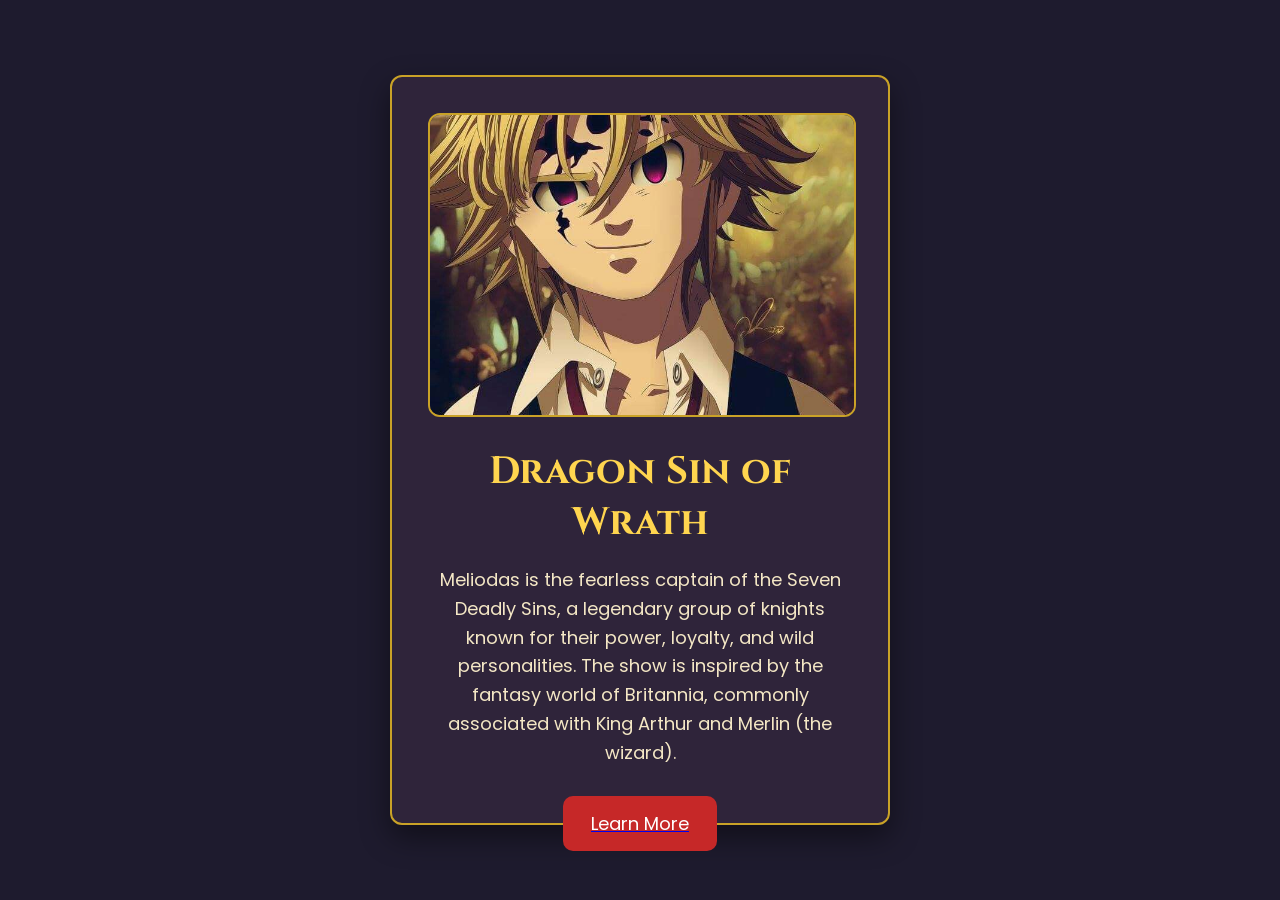
<file: 7ds/index.html>
<!DOCTYPE html>
<html lang="en">
<head>
    <meta charset="UTF-8">
    <meta name="viewport" content="width=device-width, initial-scale=1.0">
    <title>Seven Deadly Sins Card</title>
    <link rel="stylesheet" href="styles.css">

    <!-- Custom font -->
    <link rel="preconnect" href="https://fonts.googleapis.com">
    <link rel="preconnect" href="https://fonts.gstatic.com" crossorigin>
    <link href="https://fonts.googleapis.com/css2?family=Cinzel:wght@400;600;700&family=Poppins:wght@300;400;500;600&display=swap" rel="stylesheet">
</head>
<body>
    <div class="card">
        <img src="./assets/meliodas.jpg" alt="The Seven Deadly Sins anime characters">

        <h1>Dragon Sin of Wrath</h1>

        <p>
            Meliodas is the fearless captain of the Seven Deadly Sins, a legendary group of knights known for their power, loyalty, and wild personalities. 
            The show is inspired by the fantasy world of Britannia, commonly associated with King Arthur and Merlin (the wizard).
        </p>

        <a href="https://en.wikipedia.org/wiki/The_Seven_Deadly_Sins_(manga)" target="_blank">
            <button>Learn More</button>
        </a>
    </div>
</body>
</html>
</file>
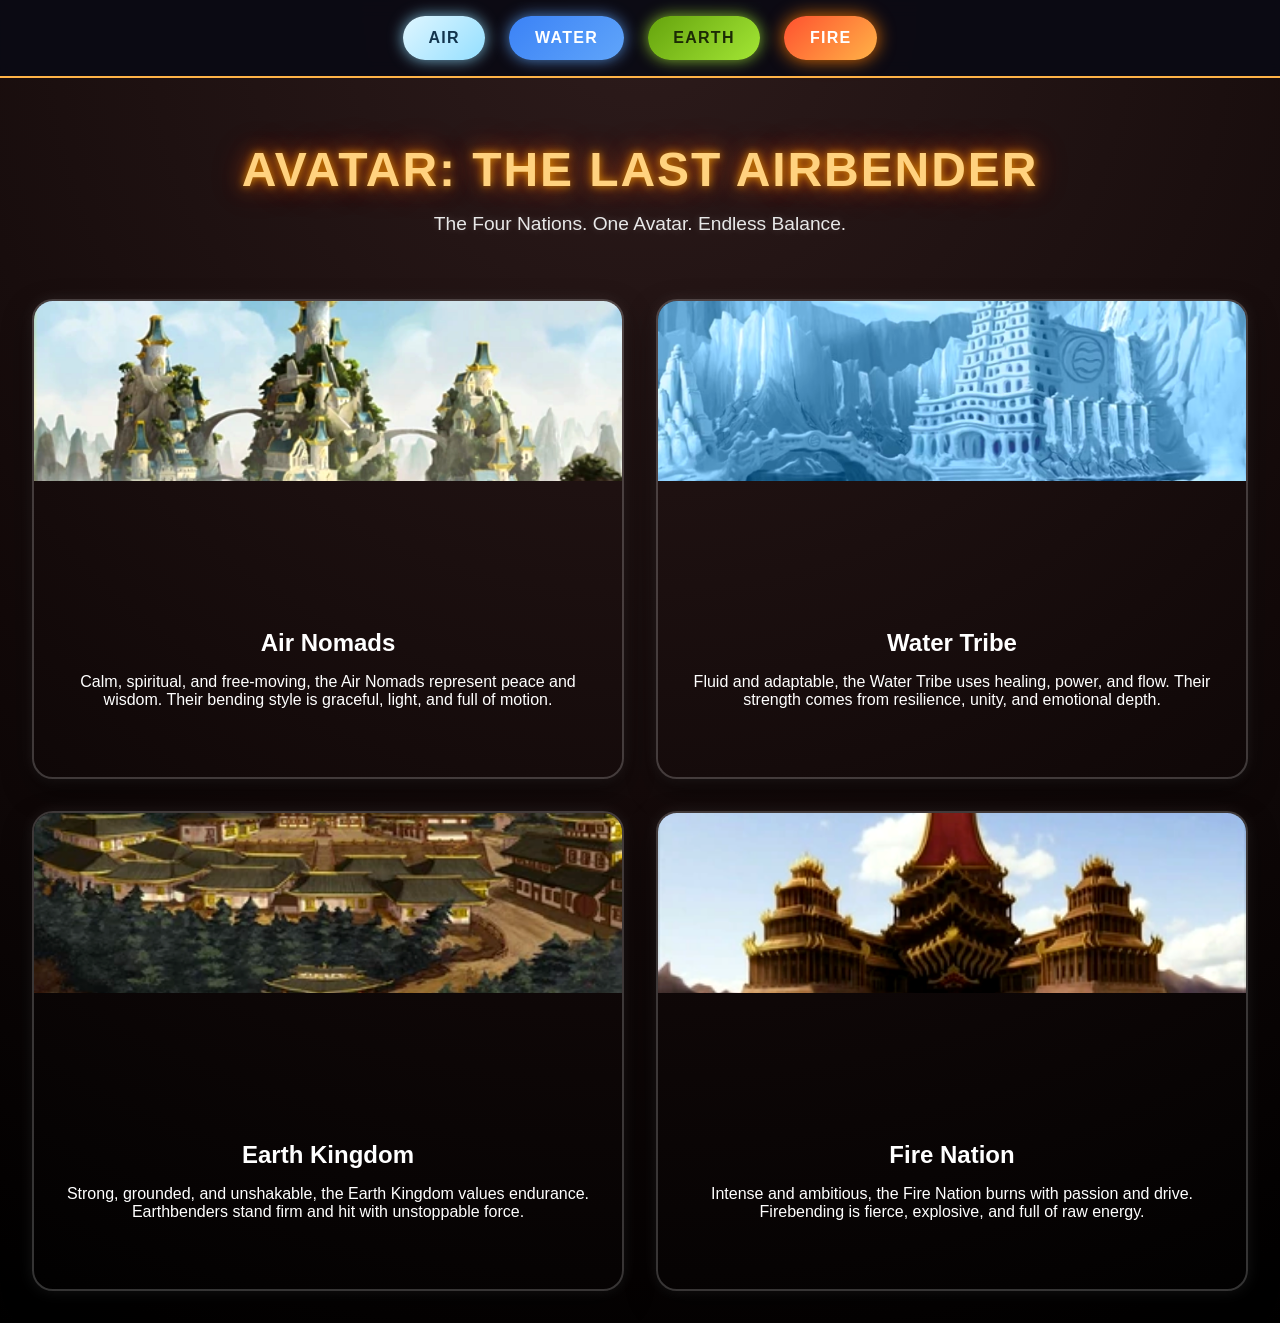
<file: ATLA/index.html>
<!DOCTYPE html>
<html lang="en">
<head>
  <meta charset="UTF-8" />
  <meta name="viewport" content="width=device-width, initial-scale=1.0" />
  <title>Avatar: The Last Airbender</title>
  <link rel="stylesheet" href="styles.css" />
</head>
<body>

  <!-- Sticky Navigation -->
  <header class="navbar">
    <nav class="nav-buttons">
      <a href="#air" class="nav-btn air-btn">Air</a>
      <a href="#water" class="nav-btn water-btn">Water</a>
      <a href="#earth" class="nav-btn earth-btn">Earth</a>
      <a href="#fire" class="nav-btn fire-btn">Fire</a>
    </nav>
  </header>

  <!-- Hero Section -->
  <section class="hero">
    <h1>Avatar: The Last Airbender</h1>
    <p>The Four Nations. One Avatar. Endless Balance.</p>
  </section>

  <!-- Grid Layout -->
  <main class="card-grid">
    <section class="card air-card" id="air">
      <img src="./assets/Air_Temple.jpg" alt="Air Nation scenery">
      <div class="card-content">
        <h2>Air Nomads</h2>
        <p>
          Calm, spiritual, and free-moving, 
          the Air Nomads represent peace and
          wisdom. Their bending style is graceful, light, and full of motion.
        </p>
      </div>
    </section>

    <section class="card water-card" id="water">
      <img src="./assets/water-tribe.jpg" alt="Water Tribe scenery">
      <div class="card-content">
        <h2>Water Tribe</h2>
        <p>
          Fluid and adaptable, 
          the Water Tribe uses healing, power, and flow.
          Their strength comes from resilience, unity, and emotional depth.
        </p>
      </div>
    </section>

    <section class="card earth-card" id="earth">
      <img src="./assets/earth-king.jpg" alt="Earth Kingdom scenery">
      <div class="card-content">
        <h2>Earth Kingdom</h2>
        <p>
          Strong, grounded, and unshakable,
          the Earth Kingdom values endurance.
          Earthbenders stand firm and hit with unstoppable force.
        </p>
      </div>
    </section>

    <section class="card fire-card" id="fire">
      <img src="./assets/Fire_Nation_Palace.jpg" alt="Fire Nation scenery">
      <div class="card-content">
        <h2>Fire Nation</h2>
        <p>
          Intense and ambitious, the Fire Nation burns 
          with passion and drive.
          Firebending is fierce, explosive, and full of raw energy.
        </p>
      </div>
    </section>
  </main>

</body>
</html>
</file>
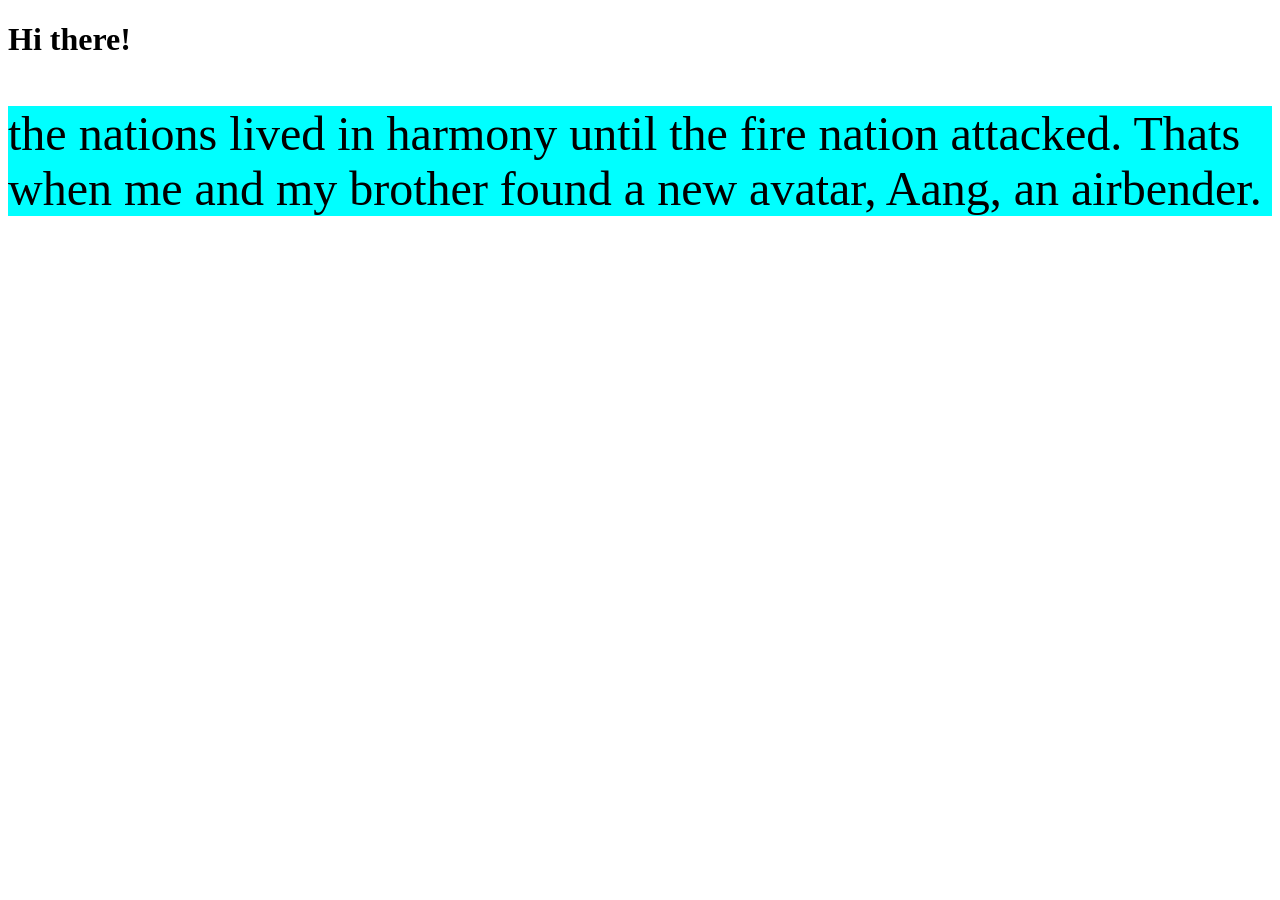
<file: firstwebsite/index.html>
<!DOCTYPE html>
<html lang="en">
    <head>
        <title>My First Page</title>
    </head>

    <body> 
        <h1>Hi there!</h1>
        <p style="background-color: aqua; font-size: 48px;">
            
            the nations lived in harmony until the fire nation attacked. Thats when me and my brother found a new avatar, Aang, an airbender.
        </p>



    </body>
</html>
</file>
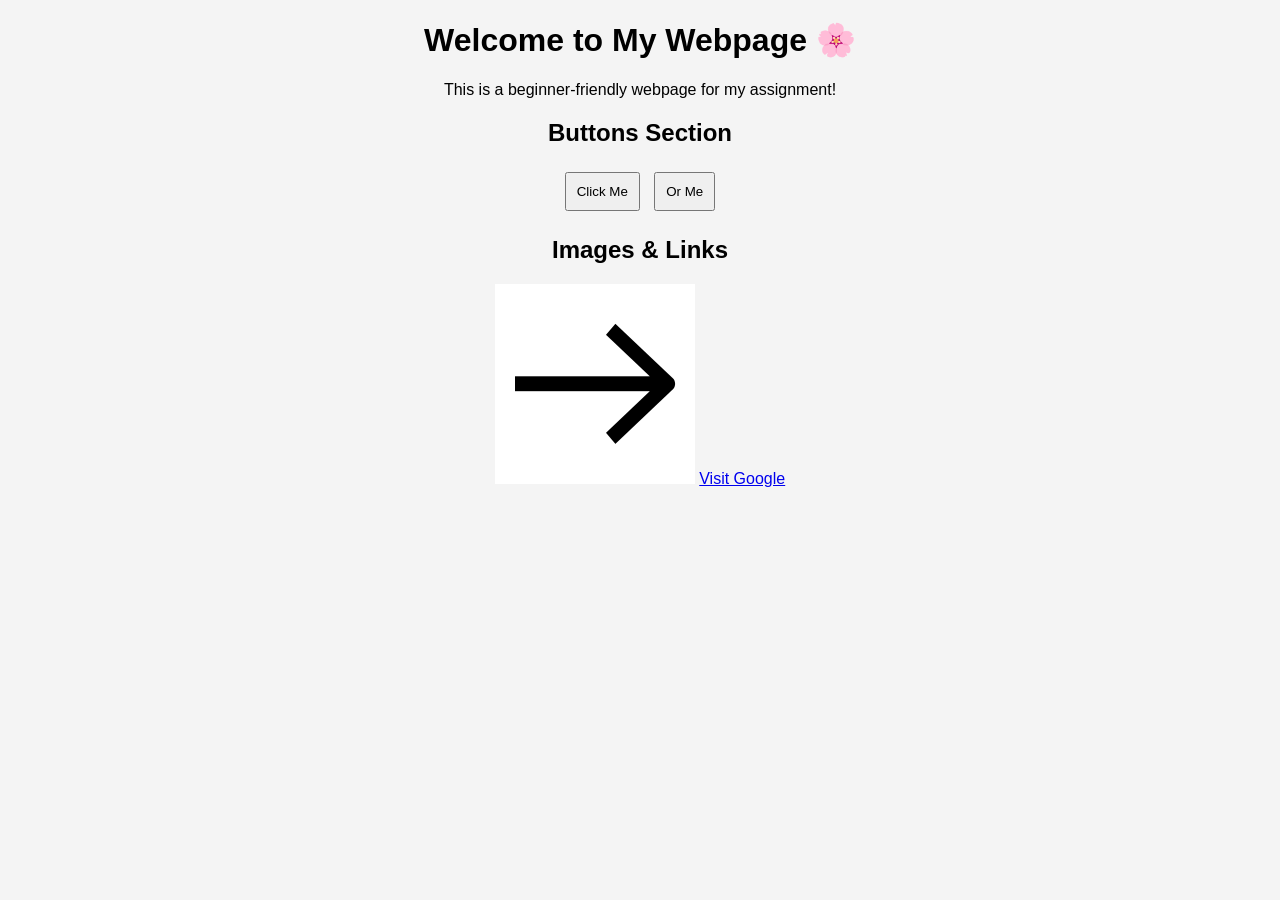
<file: HW1-1/index.html>
<!DOCTYPE html>
<html lang="en">
<head>
    <meta charset="UTF-8">
    <title>My First Webpage</title>
</head>

<body style="font-family: Arial; background-color: #f4f4f4; text-align: center;">

    <h1>Welcome to My Webpage 🌸</h1>
    <p>This is a beginner-friendly webpage for my assignment!</p>

    <!-- FIRST CLASS (Parent Element #1) -->
    <section class="button-group">
        <h2>Buttons Section</h2>

        <button id="btn1" style="padding:10px; margin:5px;">Click Me</button>
        <button id="btn2" style="padding:10px; margin:5px;">Or Me</button>
    </section>

    <!-- SECOND CLASS (Parent Element #2) -->
    <section class="image-group">
        <h2>Images & Links</h2>

        <!-- Attribute: src -->
        <img id="img1" src="./arrow.png" alt="arrow.png">

        <!-- Attribute: href -->
        <a id="link1" href="https://www.google.com" target="_blank">Visit Google</a>
    </section>

</body>
</html>
</file>
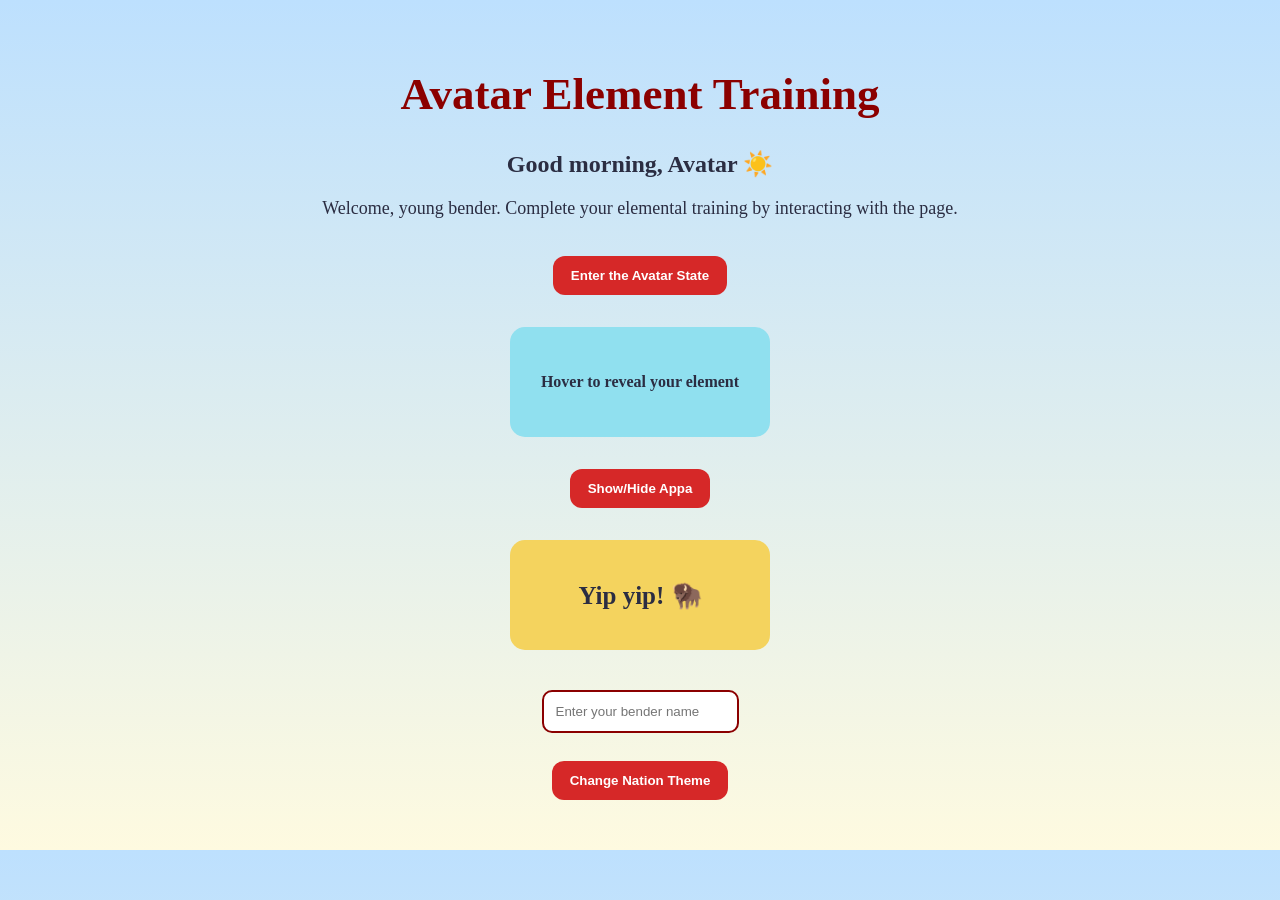
<file: interactive web/index.html>
<!DOCTYPE html>
<html lang="en">
<head>
  <meta charset="UTF-8">
  <title>ATLA Element Training</title>
  <link rel="stylesheet" href="styles.css">
</head>
<body>

  <h1>Avatar Element Training</h1>
  <h2 id="greeting"></h2>

  <p class="intro">
    Welcome, young bender. Complete your elemental training by interacting with the page.
  </p>

  <button id="avatarBtn">Enter the Avatar State</button>

  <div id="hoverBox">Hover to reveal your element</div>

  <button id="toggleBtn">Show/Hide Appa</button>
  <div id="appaBox">Yip yip! 🦬</div>

  <input type="text" id="nameInput" placeholder="Enter your bender name">
  <p id="output"></p>

  <button id="changeThemeBtn">Change Nation Theme</button>

  <script src="script.js"></script>
</body>
</html>
</file>
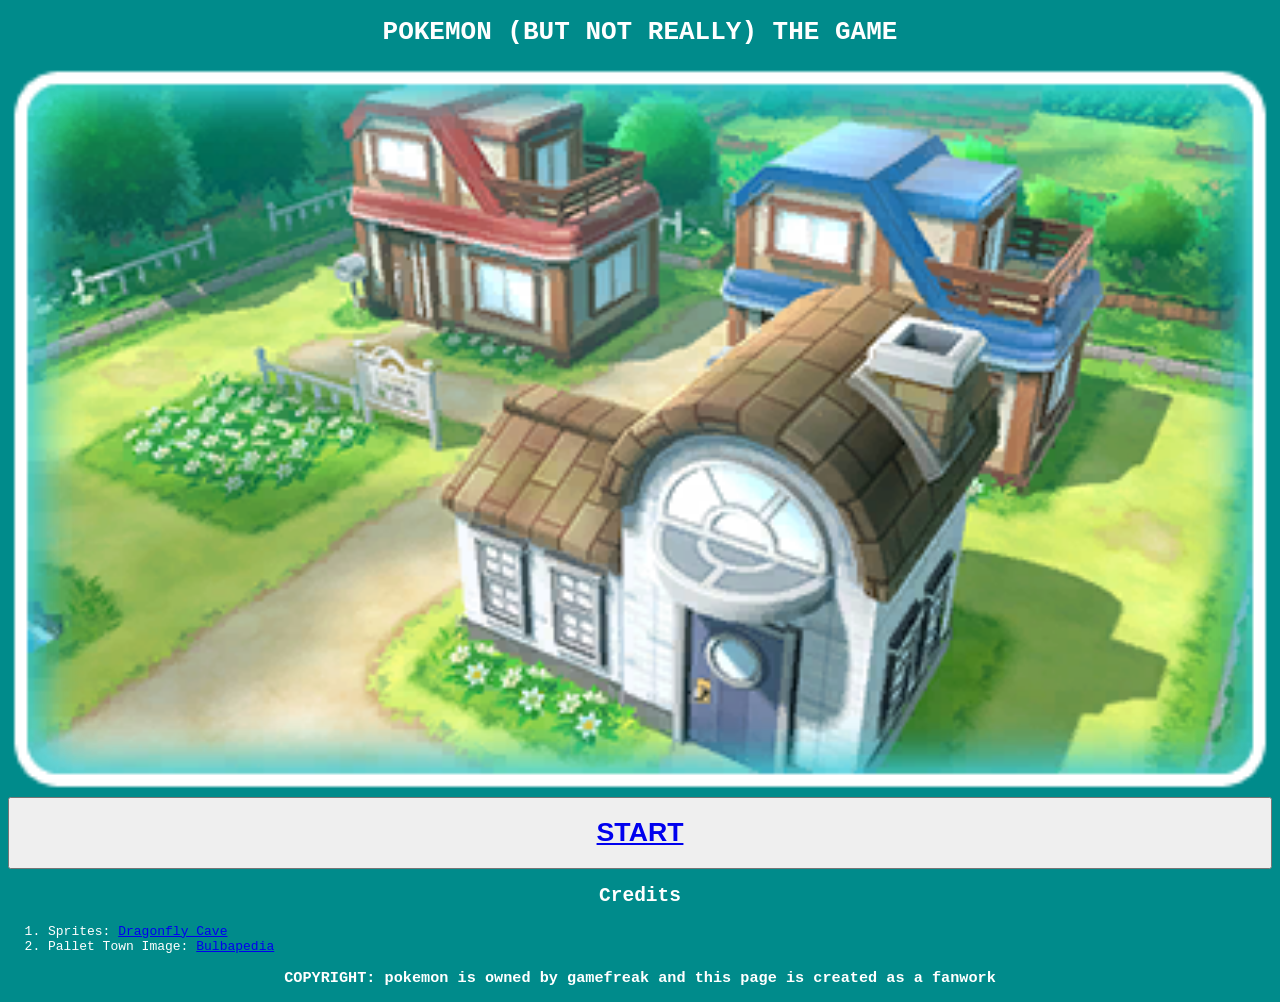
<file: myfirstgame/index.html>
<!DOCTYPE html>

<!--where html starts and ends-->

<html>

<head>
    <title>OUR FIRST GAME</title>
</head>

<!--html pages are made of elements-->
<!--elements have three parts, a tag that describes the elements, the content/what's being rendered by the browser and the attributes-->
<body style="background-color: darkcyan; color: white; font-family: monospace">

    <!--H1 through H6 are Section Titles-->

        <h1 style="color: white; text-align: center; font-family: monospace;">POKEMON (BUT NOT REALLY) THE GAME</h1>
    <!--IMG element renders an image-->

    <img src="./assets/Pallet_Town_PE.png" aria-label="an image of pallet town from pokemon" style="width: 100%"></img>

    <button class="start-button" style="width: 100%"><h1 style="text-align: center;"><a href="./game.html">START</a></h1></button>

    <!--LISTS: ordered list (where the steps count; 1,2,3,4) and unordered lists (lists where order doesn't matter;  * , * )-->

    <section id="credits">
        <h2 style="text-align: center">Credits</h2>
        <ol>
            <li>Sprites:  <a href="https://www.dragonflycave.com/resources/sprite-generator/">Dragonfly Cave</a></li>
            <li>Pallet Town Image:  <a href="https://bulbapedia.bulbagarden.net/wiki/Main_Page">Bulbapedia</a></li>
        </ol>
    </section>

    <h3 style="color: white; text-align: center; font-family: monospace;">COPYRIGHT: pokemon is owned by gamefreak and this page is created as a fanwork</h3>
    



</body>
</html>
</file>
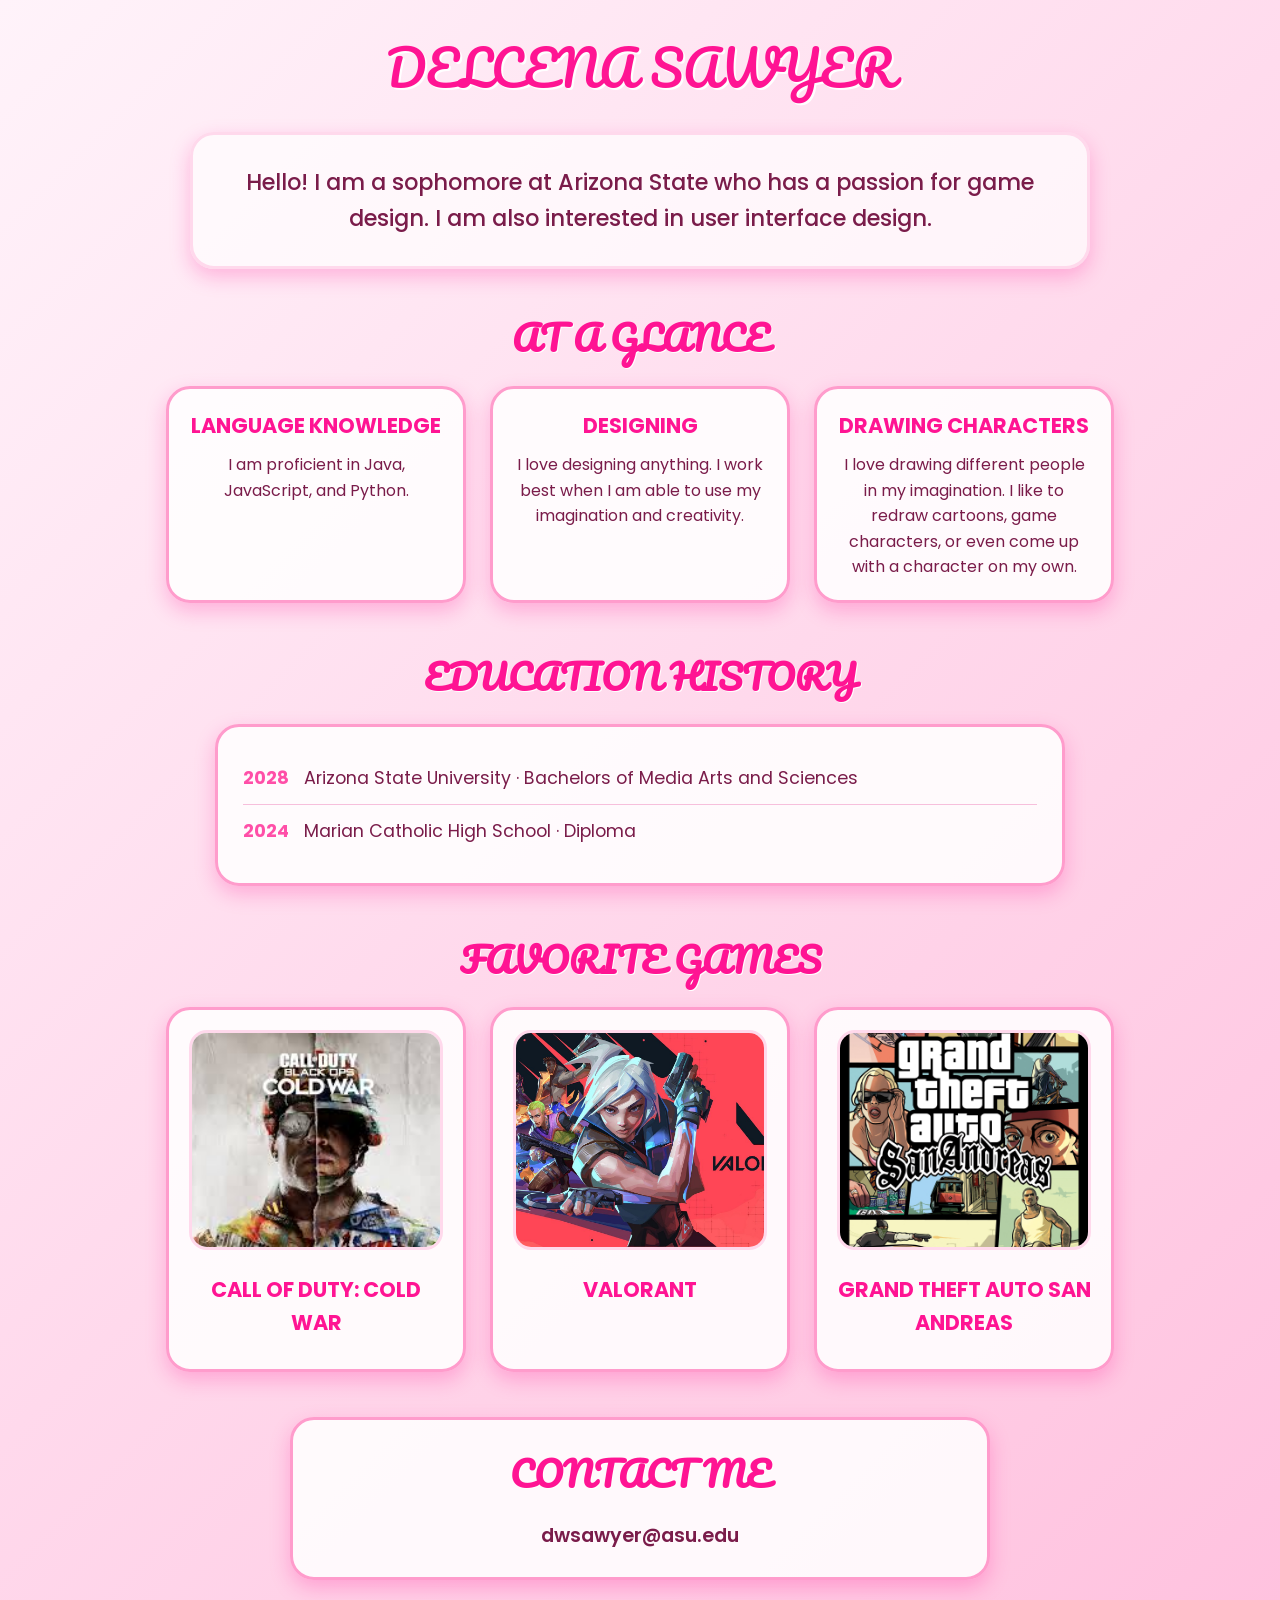
<file: Week 3/Portfolio/index.html>
<!DOCTYPE html>
<html lang="en">
<head>
    <meta charset="UTF-8">
    <meta name="viewport" content="width=device-width, initial-scale=1.0">
    <title>DELCENA CSS PORTFOLIO</title>

    <link rel="stylesheet" href="./styles.css">

    <link rel="preconnect" href="https://fonts.googleapis.com">
    <link rel="preconnect" href="https://fonts.gstatic.com" crossorigin>
    <link href="https://fonts.googleapis.com/css2?family=Pacifico&family=Poppins:wght@300;400;600;700&display=swap" rel="stylesheet">
</head>
<body>

    <header>DELCENA SAWYER</header>

    <section class="hero">
        <div class="title">
            Hello! I am a sophomore at Arizona State who has a passion for game design. I am also interested in user interface design.
        </div>
    </section>

    <section class="atAGlance">
        <h2>AT A GLANCE</h2>
        <div class="cards">
            <div class="card">
                <h3>LANGUAGE KNOWLEDGE</h3>
                <p>I am proficient in Java, JavaScript, and Python.</p>
            </div>

            <div class="card">
                <h3>DESIGNING</h3>
                <p>I love designing anything. I work best when I am able to use my imagination and creativity.</p>
            </div>

            <div class="card">
                <h3>DRAWING CHARACTERS</h3>
                <p>I love drawing different people in my imagination. I like to redraw cartoons, game characters, or even come up with a character on my own.</p>
            </div>
        </div>
    </section>

    <section class="education">
        <h2>EDUCATION HISTORY</h2>
        <ul>
            <li><span class="year">2028</span> Arizona State University · Bachelors of Media Arts and Sciences</li>
            <li><span class="year">2024</span> Marian Catholic High School · Diploma</li>
        </ul>
    </section>

    <section class="favoriteGames">
        <h2>FAVORITE GAMES</h2>
        <div class="cards">
            <div class="card game-card">
                <img src="./assets/callofduty.jpg" alt="Call of Duty Cold War">
                <h3>CALL OF DUTY: COLD WAR</h3>
            </div>

            <div class="card game-card">
                <img src="./assets/valorant.jpg" alt="Valorant">
                <h3>VALORANT</h3>
            </div>

            <div class="card game-card">
                <img src="./assets/gta.jpg" alt="Grand Theft Auto San Andreas">
                <h3>GRAND THEFT AUTO SAN ANDREAS</h3>
            </div>
        </div>
    </section>

    <footer>
        <h2>CONTACT ME</h2>
        <p class="contact-email">dwsawyer@asu.edu</p>
    </footer>

</body>
</html>
</file>
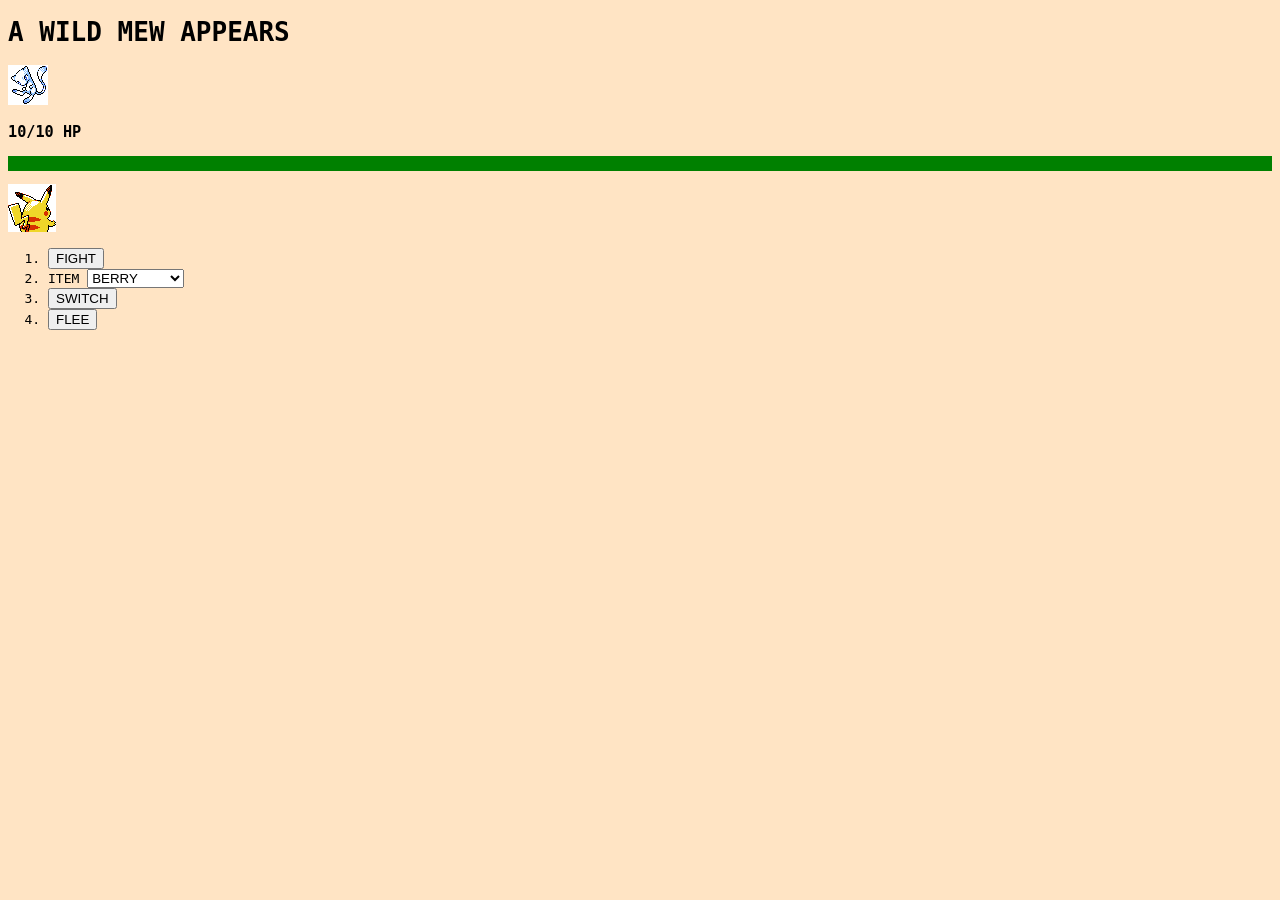
<file: myfirstgame/game.html>
<!DOCTYPE html>
<html>
    <head>
    <title>... WEBPAGE WANTS TO BATTLE!</title>
    </head>
    <body class="battle" style="background-color: bisque; font-family: monospace;">
        <h1 id="gengar">A WILD MEW APPEARS</h1>
        <section class="mew">
            <img src="./assets/mew.png"></img>
            <h3>10/10 HP</h3>
        </section>
        <div style="background-color: green;"><p><p><p>&nbsp;</p></div>
        <section class="pikachu">
            <img src="./assets/pikachuback.png"/>
            <ol>
                <li><button>FIGHT</button></li>
                <li><label id="item" for="item-select">ITEM</label> 
                
                    <select id="item-select">
                        <option value="berries">BERRY</option>
                        <option value="lemonade">LEMONADE</option>
                    </select>
                
                </li> 
                <li><button>SWITCH</button></li>
                <li><button>FLEE</button></li>
            </ol>
        </section>
    </body>
</html>
</file>
<file: 7ds/styles.css>
body {
    background-color: #1e1b2e;
    margin: 0;
    min-height: 100vh;
    display: flex;
    justify-content: center;
    align-items: center;
    font-family: "Poppins", sans-serif;
}

.card {
    width: 500px;
    height: 750px;
    background-color: #2f243a;
    padding: 36px;
    border-radius: 12px;
    box-shadow: 0 12px 30px rgba(0, 0, 0, 0.45);
    color: #f8e9c8;
    box-sizing: border-box;
    border: 2px solid #c9a227;
}

.card img {
    width: 100%;
    height: 300px;
    object-fit: cover;
    margin-bottom: 12px;
    border-radius: 12px;
    border: 2px solid #c9a227;
}

.card h1 {
    font-family: "Cinzel", serif;
    color: #ffd54f;
    font-size: 38px;
    margin-top: 10px;
    margin-bottom: 16px;
    text-align: center;
}

.card p {
    font-size: 18px;
    line-height: 1.6;
    color: #f4e7c5;
    margin-bottom: 28px;
    text-align: center;
}

.card button {
    display: block;
    margin: 0 auto;
    background-color: #c62828;
    color: #ffffff;
    border: none;
    padding: 14px 28px;
    border-radius: 10px;
    font-size: 18px;
    font-family: "Poppins", sans-serif;
    cursor: pointer;
    transition: 0.3s ease;
}

.card button:hover {
    background-color: #e53935;
    transform: scale(1.05);
}
</file>
<file: ATLA/styles.css>
html {
  font-size: 16px;
  scroll-behavior: smooth;
}

* {
  margin: 0;
  padding: 0;
  box-sizing: border-box;
}

body {
  font-family: "Trebuchet MS", "Verdana", sans-serif;
  background: radial-gradient(circle at top, #2d1b1b, #120909 60%, #000000 100%);
  color: #ffffff;
}

/* Sticky Nav */
.navbar {
  position: sticky;
  top: 0;
  z-index: 1000;
  background: rgba(10, 10, 20, 0.92);
  border-bottom: 2px solid #ffb347;
  backdrop-filter: blur(8px);
  padding: 1rem 0;
}

.nav-buttons {
  display: flex;
  justify-content: center;
  align-items: center;
  gap: 1.5rem;
  flex-wrap: nowrap;
}

.nav-btn {
  text-decoration: none;
  font-size: 1rem;
  font-weight: bold;
  padding: 0.8rem 1.6rem;
  border-radius: 999px;
  color: white;
  letter-spacing: 0.08rem;
  transition: transform 0.3s ease, box-shadow 0.3s ease, background 0.3s ease;
  text-transform: uppercase;
}

.nav-btn:hover {
  transform: translateY(-3px) scale(1.05);
}

.air-btn {
  background: linear-gradient(135deg, #dff6ff, #94dfff);
  color: #12344d;
  box-shadow: 0 0 15px rgba(148, 223, 255, 0.8);
}

.water-btn {
  background: linear-gradient(135deg, #3b82f6, #60a5fa);
  box-shadow: 0 0 15px rgba(96, 165, 250, 0.8);
}

.earth-btn {
  background: linear-gradient(135deg, #65a30d, #a3e635);
  color: #1c2b05;
  box-shadow: 0 0 15px rgba(163, 230, 53, 0.8);
}

.fire-btn {
  background: linear-gradient(135deg, #ff512f, #ffb347);
  box-shadow: 0 0 18px rgba(255, 123, 0, 0.9);
}

/* Hero */
.hero {
  text-align: center;
  padding: 4rem 1rem 2rem 1rem;
}

.hero h1 {
  font-size: 3rem;
  text-transform: uppercase;
  letter-spacing: 0.12rem;
  color: #ffd27f;
  text-shadow:
    0 0 8px rgba(255, 166, 0, 0.8),
    0 0 20px rgba(255, 100, 0, 0.6),
    0 0 35px rgba(255, 50, 0, 0.4);
  margin-bottom: 1rem;
}

.hero p {
  font-size: 1.2rem;
  color: #e8e8e8;
  text-shadow: 0 0 8px rgba(255, 255, 255, 0.2);
}

/* Main Grid */
.card-grid {
  display: grid;
  grid-template-columns: repeat(2, 1fr);
  gap: 2rem;
  padding: 2rem;
}

/* Each card is 2 rows x 1 column */
.card {
  display: grid;
  grid-template-rows: 260px 1fr;
  border-radius: 1.3rem;
  overflow: hidden;
  min-height: 480px;
  border: 2px solid rgba(255, 255, 255, 0.2);
  box-shadow:
    0 0 15px rgba(255, 255, 255, 0.08),
    0 12px 30px rgba(0, 0, 0, 0.45);
  transition: transform 0.35s ease, box-shadow 0.35s ease;
}

.card:hover {
  transform: translateY(-10px);
  box-shadow:
    0 0 18px rgba(255, 255, 255, 0.14),
    0 18px 36px rgba(0, 0, 0, 0.6);
}

.card img {
  width: 100%;
  height: 180px;
  object-fit: cover;
  filter: saturate(1.2) contrast(1.05);
}

/* Flexbox inside cards */
.card-content {
  display: flex;
  flex-direction: column;
  justify-content: center;
  align-items: center;
  gap: 1rem;
  padding: 1.5rem;
  text-align: center;

  white-space: normal;   /* ✅ allows text to wrap */
}
@media screen and (max-width: 720px) {

  html {
    font-size: 12px;
  }

  .nav-buttons {
    gap: 0.5rem;
    padding: 0 0.5rem;
  }

  .nav-btn {
    font-size: 0.8rem;
    padding: 0.6rem 0.8rem;
  }

  .hero h1 {
    font-size: 2rem;
  }

  .hero p {
    font-size: 1rem;
  }

  /* 1 COLUMN GRID */
  .card-grid {
    grid-template-columns: 1fr;
    padding: 1rem;
  }

  /* FULL SCREEN CARDS */
  .card {
    width: 100%;
    min-height: 100vh;
    grid-template-rows: 200px 1fr;
  }

  .card img {
    height: 200px;
  }

  .card-content {
    padding: 1rem;
  }

  .card-content h2 {
    font-size: 1.4rem;
  }

  .card-content p {
    font-size: 1rem;
  }
}
</file>
<file: interactive web/styles.css>
body {
  font-family: Georgia, serif;
  text-align: center;
  background: linear-gradient(to bottom, #bde0fe, #fefae0);
  color: #2b2d42;
  padding: 30px;
}

h1 {
  font-size: 45px;
  color: #8b0000;
}

.intro {
  font-size: 18px;
  margin-bottom: 25px;
}

button {
  margin: 12px;
  padding: 12px 18px;
  border: none;
  border-radius: 12px;
  background-color: #d62828;
  color: white;
  font-weight: bold;
  cursor: pointer;
}

button:hover {
  background-color: #f77f00;
}

#hoverBox, #appaBox {
  width: 260px;
  height: 110px;
  margin: 20px auto;
  border-radius: 15px;
  background-color: #90e0ef;
  display: flex;
  align-items: center;
  justify-content: center;
  font-weight: bold;
}

#appaBox {
  background-color: #f4d35e;
  font-size: 25px;
}

input {
  padding: 12px;
  border-radius: 10px;
  border: 2px solid #8b0000;
  margin-top: 20px;
}
</file>
<file: Week 3/Portfolio/styles.css>
* {
    box-sizing: border-box;
    margin: 0;
    padding: 0;
}

:root {
    --barbiePink: #ff1493;
    --hotPink: #ff4fa8;
    --lightPink: #ffd9ec;
    --babyPink: #fff3fa;
    --softPink: #ffc2df;
    --white: #ffffff;
    --textDark: #7a1c4a;
    --shadowPink: rgba(255, 20, 147, 0.25);
    --borderPink: #ff9ccc;
}

body {
    font-family: "Poppins", sans-serif;
    background: linear-gradient(135deg, #fff3fa, #ffd9ec, #ffc2df);
    color: var(--textDark);
    padding: 30px;
    line-height: 1.6;
}

header {
    font-family: "Pacifico", cursive;
    font-size: 3rem;
    text-align: center;
    color: var(--barbiePink);
    margin-bottom: 25px;
    text-shadow: 2px 2px 0 var(--white);
}

.hero {
    margin-bottom: 40px;
}

.title {
    max-width: 900px;
    margin: 0 auto;
    background: rgba(255, 255, 255, 0.7);
    border: 3px solid var(--lightPink);
    border-radius: 24px;
    padding: 30px;
    text-align: center;
    font-size: 1.4rem;
    font-weight: 500;
    box-shadow: 0 8px 20px var(--shadowPink);
}

section {
    margin-bottom: 45px;
}

h2 {
    font-family: "Pacifico", cursive;
    color: var(--barbiePink);
    text-align: center;
    font-size: 2.2rem;
    margin-bottom: 20px;
    text-shadow: 1px 1px 0 var(--white);
}

h3 {
    color: var(--barbiePink);
    font-size: 1.3rem;
    margin-bottom: 10px;
    text-align: center;
    font-weight: 700;
}

.cards {
    display: flex;
    flex-wrap: wrap;
    justify-content: center;
    gap: 24px;
}

.card {
    background: rgba(255, 255, 255, 0.88);
    border: 3px solid var(--borderPink);
    border-radius: 24px;
    box-shadow: 0 8px 20px var(--shadowPink);
    padding: 20px;
    width: 300px;
    transition: transform 0.3s ease, box-shadow 0.3s ease;
}

.card:hover {
    transform: translateY(-6px) scale(1.02);
    box-shadow: 0 12px 28px rgba(255, 20, 147, 0.35);
}

.card p {
    text-align: center;
    font-size: 1rem;
}

.game-card img {
    width: 100%;
    height: 220px;
    object-fit: cover;
    border-radius: 18px;
    border: 3px solid var(--lightPink);
    margin-bottom: 15px;
}

.education ul {
    max-width: 850px;
    margin: 0 auto;
    list-style: none;
    background: rgba(255, 255, 255, 0.88);
    border: 3px solid var(--borderPink);
    border-radius: 24px;
    box-shadow: 0 8px 20px var(--shadowPink);
    padding: 25px;
}

.education li {
    font-size: 1.1rem;
    padding: 12px 0;
    border-bottom: 1px solid #f7bfdc;
}

.education li:last-child {
    border-bottom: none;
}

.year {
    color: var(--hotPink);
    font-weight: 700;
    margin-right: 10px;
}

footer {
    background: rgba(255, 255, 255, 0.88);
    border: 3px solid var(--borderPink);
    border-radius: 24px;
    box-shadow: 0 8px 20px var(--shadowPink);
    padding: 25px;
    text-align: center;
    max-width: 700px;
    margin: 0 auto;
}

.contact-email {
    font-size: 1.2rem;
    font-weight: 600;
    color: var(--textDark);
}

@media (max-width: 768px) {
    body {
        padding: 18px;
    }

    header {
        font-size: 2.2rem;
    }

    .title {
        font-size: 1.1rem;
        padding: 22px;
    }

    h2 {
        font-size: 1.8rem;
    }

    .card {
        width: 100%;
        max-width: 360px;
    }
}
</file>
